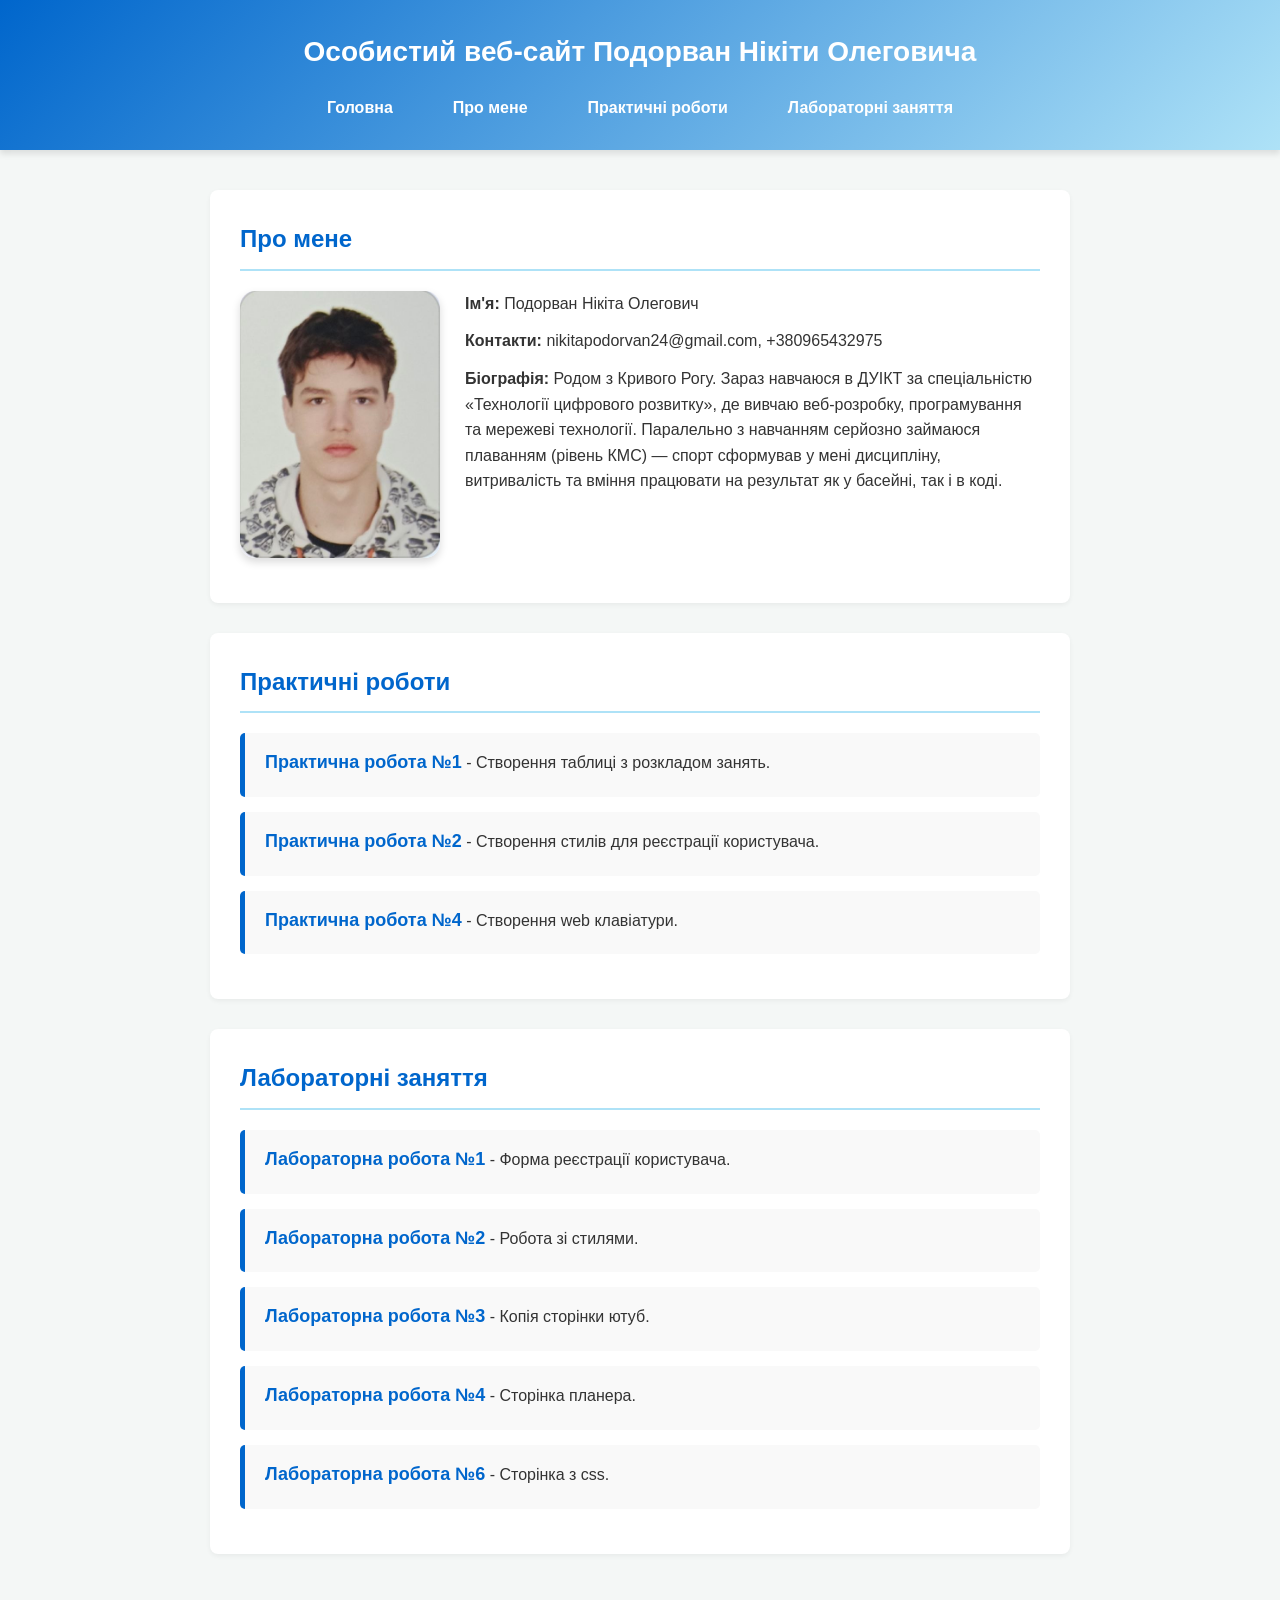
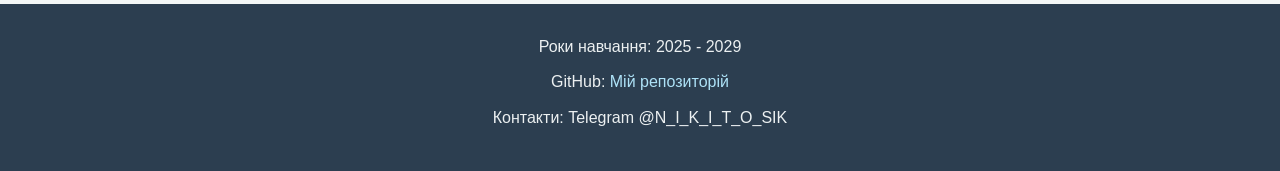
<file: index.html>
<!DOCTYPE html>
<html lang="uk">
<head>
    <meta charset="UTF-8">
    <title>Особистий веб-сайт Подорвана Нікіти</title>
    <link rel="stylesheet" href="css/style.css"> 
</head>
<body>

    <!-- Шапка сайту та Навігаційне меню -->
    <header>
        <h1>Особистий веб-сайт Подорван Нікіти Олеговича</h1>
        <nav>
            <ul>
                <li><a href="index.html">Головна</a></li>
                <li><a href="#about">Про мене</a></li>
                <li><a href="#practices">Практичні роботи</a></li>
                <li><a href="#labs">Лабораторні заняття</a></li>
            </ul>
        </nav>
    </header>

    <main>

        <section id="about">
            <h2>Про мене</h2>
            <img src="img/my_photo.jpg" alt="Фото студента" width="200">
            <p><strong>Ім'я:</strong> Подорван Нікіта Олегович</p>
            <p><strong>Контакти:</strong> nikitapodorvan24@gmail.com, +380965432975</p>
            <p><strong>Біографія:</strong> Родом з Кривого Рогу. Зараз навчаюся в ДУІКТ за спеціальністю «Технології цифрового розвитку», 
        де вивчаю веб-розробку, програмування та мережеві технології. 
        Паралельно з навчанням серйозно займаюся плаванням (рівень КМС) — спорт сформував у мені дисципліну, 
        витривалість та вміння працювати на результат як у басейні, так і в коді. </p>
        </section>

        <!-- Секція "Практичні роботи" -->
        <section id="practices">
            <h2>Практичні роботи</h2>
            <ul>
                <li>
                    <a href="pr1.html">Практична робота №1</a> - Створення таблиці з розкладом занять.
                </li>
                <li>
                    <a href="pr2.html">Практична робота №2</a> - Створення стилів для реєстрації користувача.
                </li>
                <li>
                    <a href="pr4.html">Практична робота №4</a> - Створення web клавіатури.
                </li>
            </ul>
        </section>

        <!-- Секція "Лабораторні заняття" -->
        <section id="labs">
            <h2>Лабораторні заняття</h2>
            <ul>
                <li>
                    <a href="lab1.html">Лабораторна робота №1</a> - Форма реєстрації користувача.
                </li>
                <li>
                    <a href="lab2.html">Лабораторна робота №2</a> - Робота зі стилями.
                </li>
                <li>
                    <a href="lab3.html">Лабораторна робота №3</a> - Копія сторінки ютуб.
                </li>
                <li>
                    <a href="lab4.html">Лабораторна робота №4</a> - Сторінка планера.
                </li>
                 <li>
                    <a href="lab6.html">Лабораторна робота №6</a> - Сторінка з css.
                </li>
            </ul>
        </section>
    </main>

    <!-- Футер сайту -->
    <footer>
        <hr>
        <p>Роки навчання: 2025 - 2029</p>
        <p>GitHub: <a href="https://github.com/Nikitosik2282210" target="_blank">Мій репозиторій</a></p>
        <p>Контакти: Telegram @N_I_K_I_T_O_SIK</p>
    </footer>

</body>
</html>
</file>
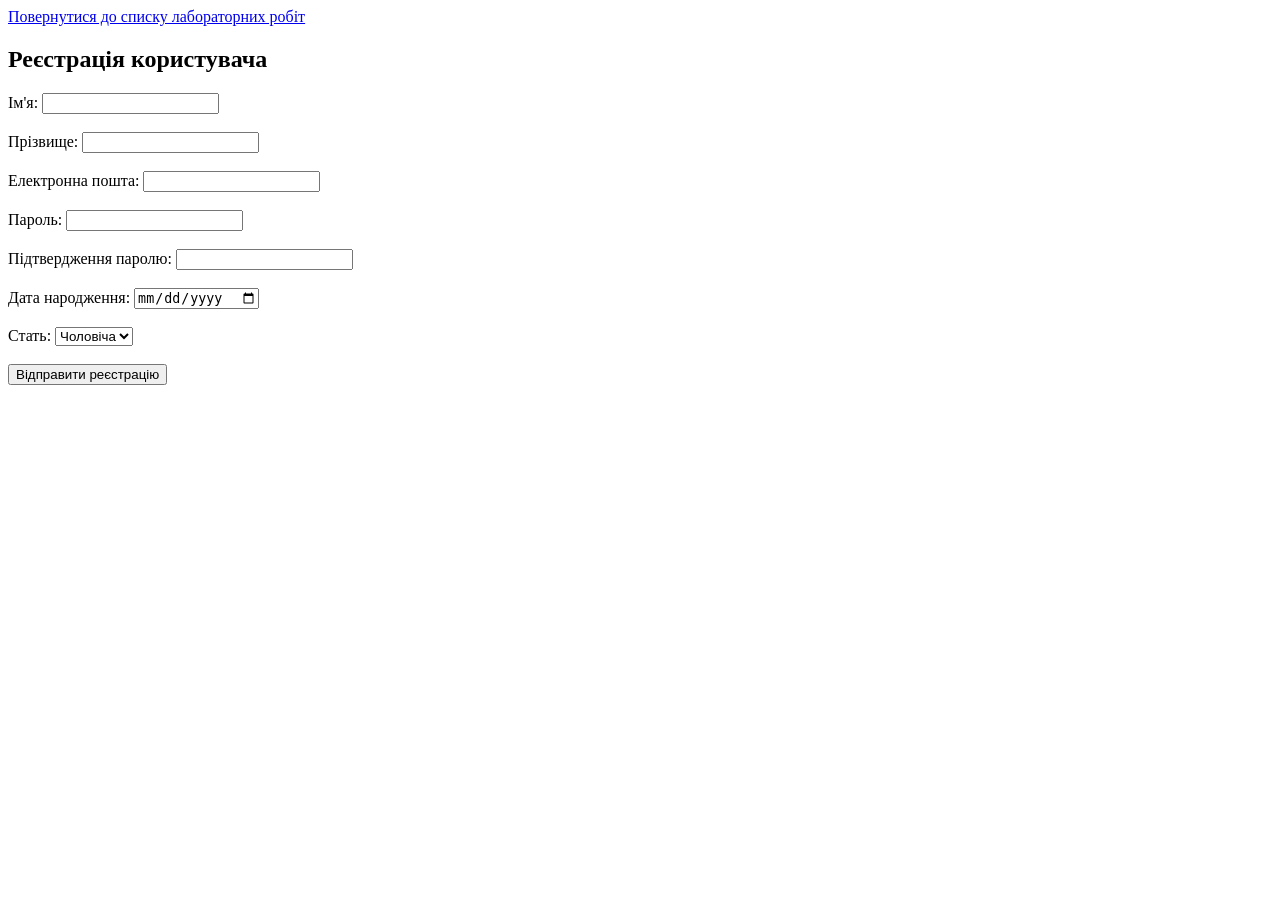
<file: lab1.html>
<!DOCTYPE html>
<html lang="uk">
<head>
    <meta charset="UTF-8">
    <title>Лабораторна робота №1</title>
</head>
<body>

    <a href="index.html">Повернутися до списку лабораторних робіт</a>

    <h2>Реєстрація користувача</h2>

    <form action="https://webhook.site/c72f8032-423f-4738-8861-4935eb56e3a0" method="POST">
        
        <label for="user_name">Ім'я:</label>
        <input type="text" id="user_name" name="first_name" required><br><br>

        <label for="user_surname">Прізвище:</label>
        <input type="text" id="user_surname" name="last_name" required><br><br>

        <label for="user_email">Електронна пошта:</label>
        <input type="email" id="user_email" name="email" required><br><br>

        <label for="user_pass">Пароль:</label>
        <input type="password" id="user_pass" name="password" required><br><br>

        <label for="user_pass_confirm">Підтвердження паролю:</label>
        <input type="password" id="user_pass_confirm" name="password_confirm" required><br><br>

        <label for="b_date">Дата народження:</label>
        <input type="date" id="b_date" name="birth_date"><br><br>

        <label for="user_gender">Стать:</label>
        <select id="user_gender" name="gender">
            <option value="male">Чоловіча</option>
            <option value="female">Жіноча</option>
            <option value="other">Інше</option>
        </select><br><br>

        <input type="submit" value="Відправити реєстрацію">
    </form>

</body>
</html>
</file>
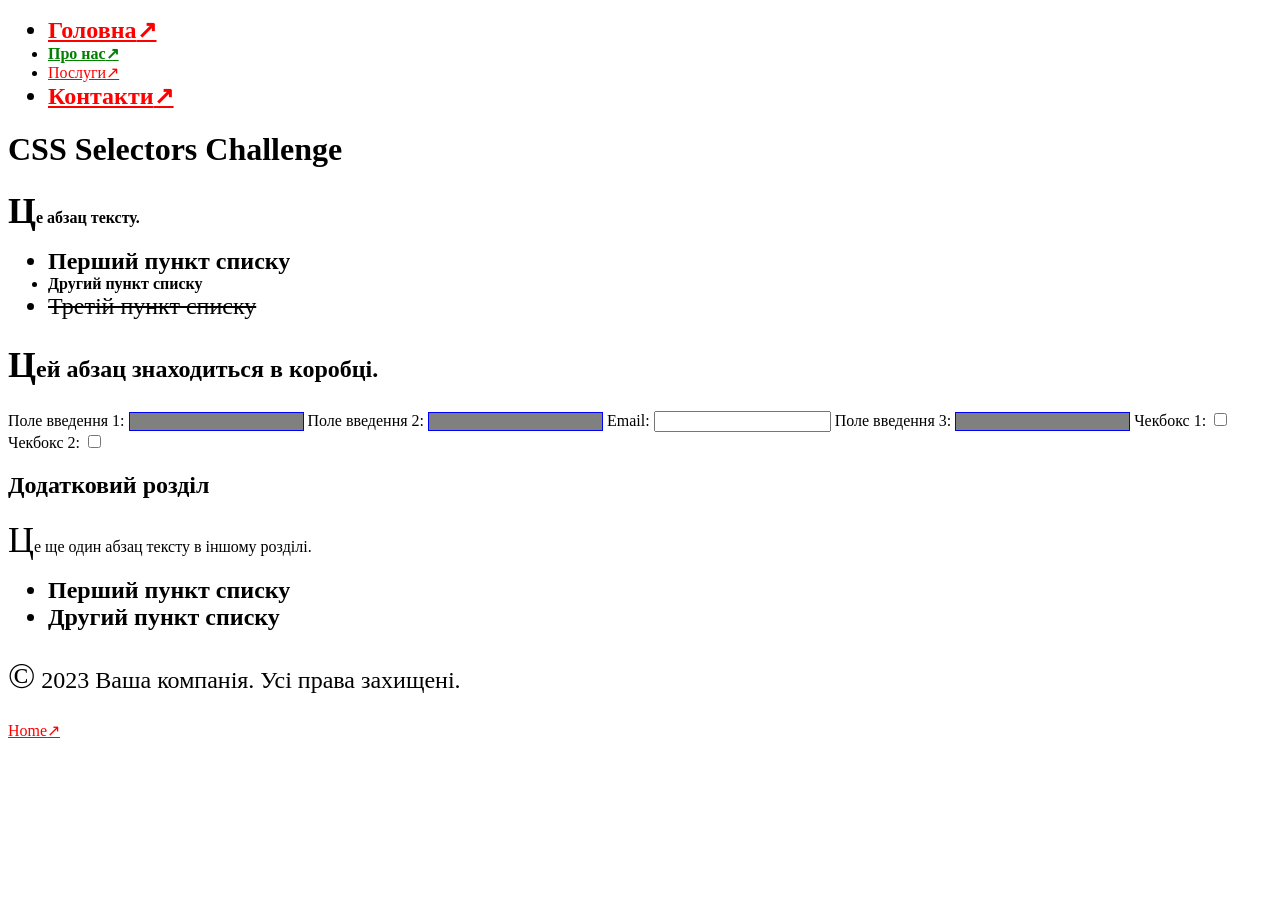
<file: lab2.html>
<!DOCTYPE html>
<html lang="en">
<head>
    <meta charset="UTF-8">
    <meta name="viewport" content="width=device-width, initial-scale=1.0">
    <link rel="stylesheet" href="css/lab2.css">
    <title>CSS Selectors Challenge</title>
</head>
<body>
    <header>
        <nav>
            <ul>
                <li><a href="index.html">Головна</a></li>
                <li><a href="https://example.com">Про нас</a></li>
                <li><a href="#">Послуги</a></li>
                <li><a href="http://notrealsite.ua">Контакти</a></li>
            </ul>
        </nav>
    </header>
    <div class="container">
        <h1>CSS Selectors Challenge</h1>
        <p>Це абзац тексту.</p>
        <ul>
            <li>Перший пункт списку</li>
            <li class="special">Другий пункт списку</li>
            <li>Третій пункт списку</li>
        </ul>
        <div class="box">
            <p>Цей абзац знаходиться в коробці.</p>
        </div>
        <form>
            <label for="input1">Поле введення 1:</label>
            <input type="text" id="input1">
            <label for="input2">Поле введення 2:</label>
            <input type="text" id="input2" disabled>
            <label for="email1">Email:</label>
            <input type="email" id="email1">
            <label for="input3">Поле введення 3:</label>
            <input type="text" id="input3">
            <label for="check1">Чекбокс 1:</label>
            <input type="checkbox" id="check1">
            <label for="check2">Чекбокс 2:</label>
            <input type="checkbox" id="check2">
        </form>
    </div>
    <section>
        <h2>Додатковий розділ</h2>
        <p>Це ще один абзац тексту в іншому розділі.</p>
        <ul>
            <li>Перший пункт списку</li>
            <li>Другий пункт списку</li>
        </ul>
    </section>
    <footer>
        <p>&copy; 2023 Ваша компанія. Усі права захищені.</p>
        <a href="#">Home</a>
    </footer>
</body>
</html>
</file>
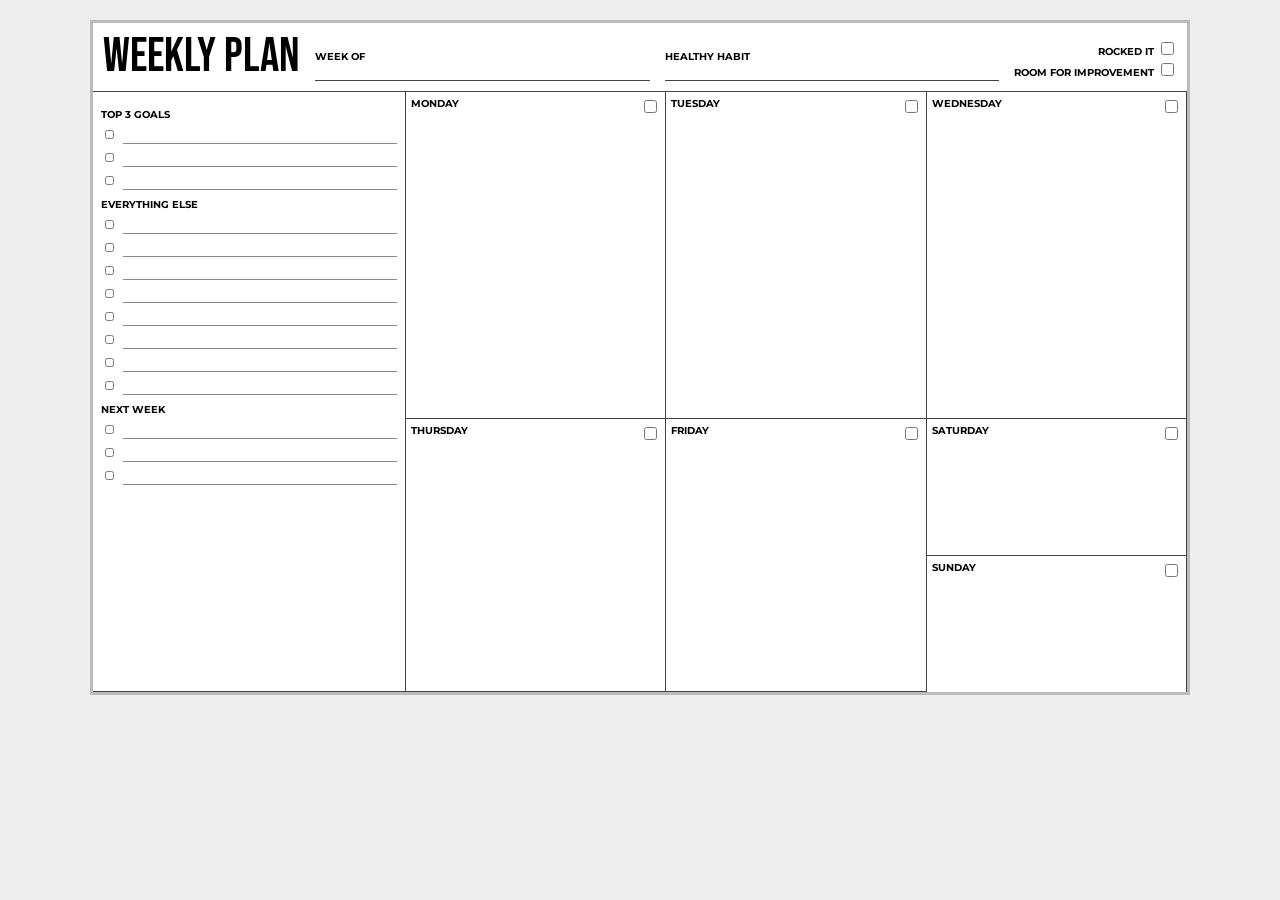
<file: lab4.html>
<!DOCTYPE html>
<html lang="uk">
<head>
<meta charset="UTF-8">
<meta name="viewport" content="width=device-width, initial-scale=1">
<title>Лабораторна робота №4 — Weekly Plan</title>

<!-- Кастомні шрифти -->
<link href="https://fonts.googleapis.com/css2?family=Bebas+Neue&family=Montserrat:wght@500;700&display=swap" rel="stylesheet">

<style>
  * { box-sizing: border-box; }

  body {
    margin: 0;
    padding: 20px;
    background: #eee;
    font-family: 'Montserrat', sans-serif;
    font-size: 12px;
  }

  /* Сторінка стискається і розтягується разом з вікном */
  .page {
    width: 95%;
    max-width: 1100px;
    margin: 0 auto;
    background: #fff;
    border: 3px solid #bbb;
  }

  /* шапка */
  .header {
    display: grid;
    grid-template-columns: auto 1fr 1fr auto;
    gap: 15px;
    align-items: end;
    padding: 10px;
    border-bottom: 1px solid #444;
  }
  .header h1 {
    margin: 0;
    font-family: 'Bebas Neue', sans-serif;
    font-size: 48px;
    font-weight: 400;
    line-height: 1;
  }
  .header label { font-size: 10px; font-weight: 700; text-transform: uppercase; }
  .header input[type="text"] {
    width: 100%;
    border: 0;
    border-bottom: 1px solid #444;
    background: none;
  }
  .checks { text-align: right; }
  .checks div { margin: 2px 0; }

  /* Розмітка сторінки через grid */
  .planner {
    display: grid;
    grid-template-columns: 1.2fr 1fr 1fr 1fr;
    grid-template-rows: 1.2fr 1fr;
    grid-template-areas:
      "todo mon tue wed"
      "todo thu fri weekend";
    min-height: 600px;
  }
  .todo    { grid-area: todo; }
  .mon     { grid-area: mon; }
  .tue     { grid-area: tue; }
  .wed     { grid-area: wed; }
  .thu     { grid-area: thu; }
  .fri     { grid-area: fri; }
  .weekend { grid-area: weekend; display: grid; grid-template-rows: 1fr 1fr; }

  /* клітинки */
  .todo, .day {
    border-right: 1px solid #444;
    border-bottom: 1px solid #444;
  }
  .day { display: flex; flex-direction: column; }
  .day h3 {
    display: flex;
    justify-content: space-between;
    margin: 0;
    padding: 5px;
    font-size: 10px;
    text-transform: uppercase;
  }
  .day textarea {
    flex: 1;
    width: 100%;
    border: 0;
    resize: none;
    padding: 5px;
    font-family: inherit;
  }
  .weekend .day:last-child { border-bottom: 0; }

  /* список справ */
  .todo { padding: 8px; }
  .todo h4 { margin: 8px 0 4px; font-size: 10px; text-transform: uppercase; }
  .row { display: grid; grid-template-columns: 16px 1fr; gap: 6px; margin-bottom: 4px; }
  .row input[type="text"] {
    border: 0;
    border-bottom: 1px solid #888;
    background: none;
    min-width: 0;
  }

  /* на вузькому екрані  */
  @media (max-width: 700px) {
    .planner { grid-template-columns: 1fr 1fr; grid-template-rows: auto; grid-template-areas: none; }
    .planner > * { grid-area: auto; min-height: 150px; }
    .todo { grid-column: 1 / -1; }
    .header { grid-template-columns: 1fr; }
    .checks { text-align: left; }
  }

    input[type="checkbox"] {
    accent-color: #2ecc71;
    }
    
</style>
</head>
<body>

<div class="page">

  <div class="header">
    <h1>Weekly Plan</h1>
    <label>Week of <input type="text"></label>
    <label>Healthy habit <input type="text"></label>
    <div class="checks">
      <div><label>Rocked it <input type="checkbox"></label></div>
      <div><label>Room for improvement <input type="checkbox"></label></div>
    </div>
  </div>

  <div class="planner">

    <div class="todo">
      <h4>Top 3 goals</h4>
      <div class="row"><input type="checkbox"><input type="text"></div>
      <div class="row"><input type="checkbox"><input type="text"></div>
      <div class="row"><input type="checkbox"><input type="text"></div>

      <h4>Everything else</h4>
      <div class="row"><input type="checkbox"><input type="text"></div>
      <div class="row"><input type="checkbox"><input type="text"></div>
      <div class="row"><input type="checkbox"><input type="text"></div>
      <div class="row"><input type="checkbox"><input type="text"></div>
      <div class="row"><input type="checkbox"><input type="text"></div>
      <div class="row"><input type="checkbox"><input type="text"></div>
      <div class="row"><input type="checkbox"><input type="text"></div>
      <div class="row"><input type="checkbox"><input type="text"></div>

      <h4>Next week</h4>
      <div class="row"><input type="checkbox"><input type="text"></div>
      <div class="row"><input type="checkbox"><input type="text"></div>
      <div class="row"><input type="checkbox"><input type="text"></div>
    </div>

    <div class="day mon"><h3>Monday <input type="checkbox"></h3><textarea></textarea></div>
    <div class="day tue"><h3>Tuesday <input type="checkbox"></h3><textarea></textarea></div>
    <div class="day wed"><h3>Wednesday <input type="checkbox"></h3><textarea></textarea></div>
    <div class="day thu"><h3>Thursday <input type="checkbox"></h3><textarea></textarea></div>
    <div class="day fri"><h3>Friday <input type="checkbox"></h3><textarea></textarea></div>

    <div class="weekend">
      <div class="day"><h3>Saturday <input type="checkbox"></h3><textarea></textarea></div>
      <div class="day"><h3>Sunday <input type="checkbox"></h3><textarea></textarea></div>
    </div>

  </div>
</div>

</body>
</html>
</file>
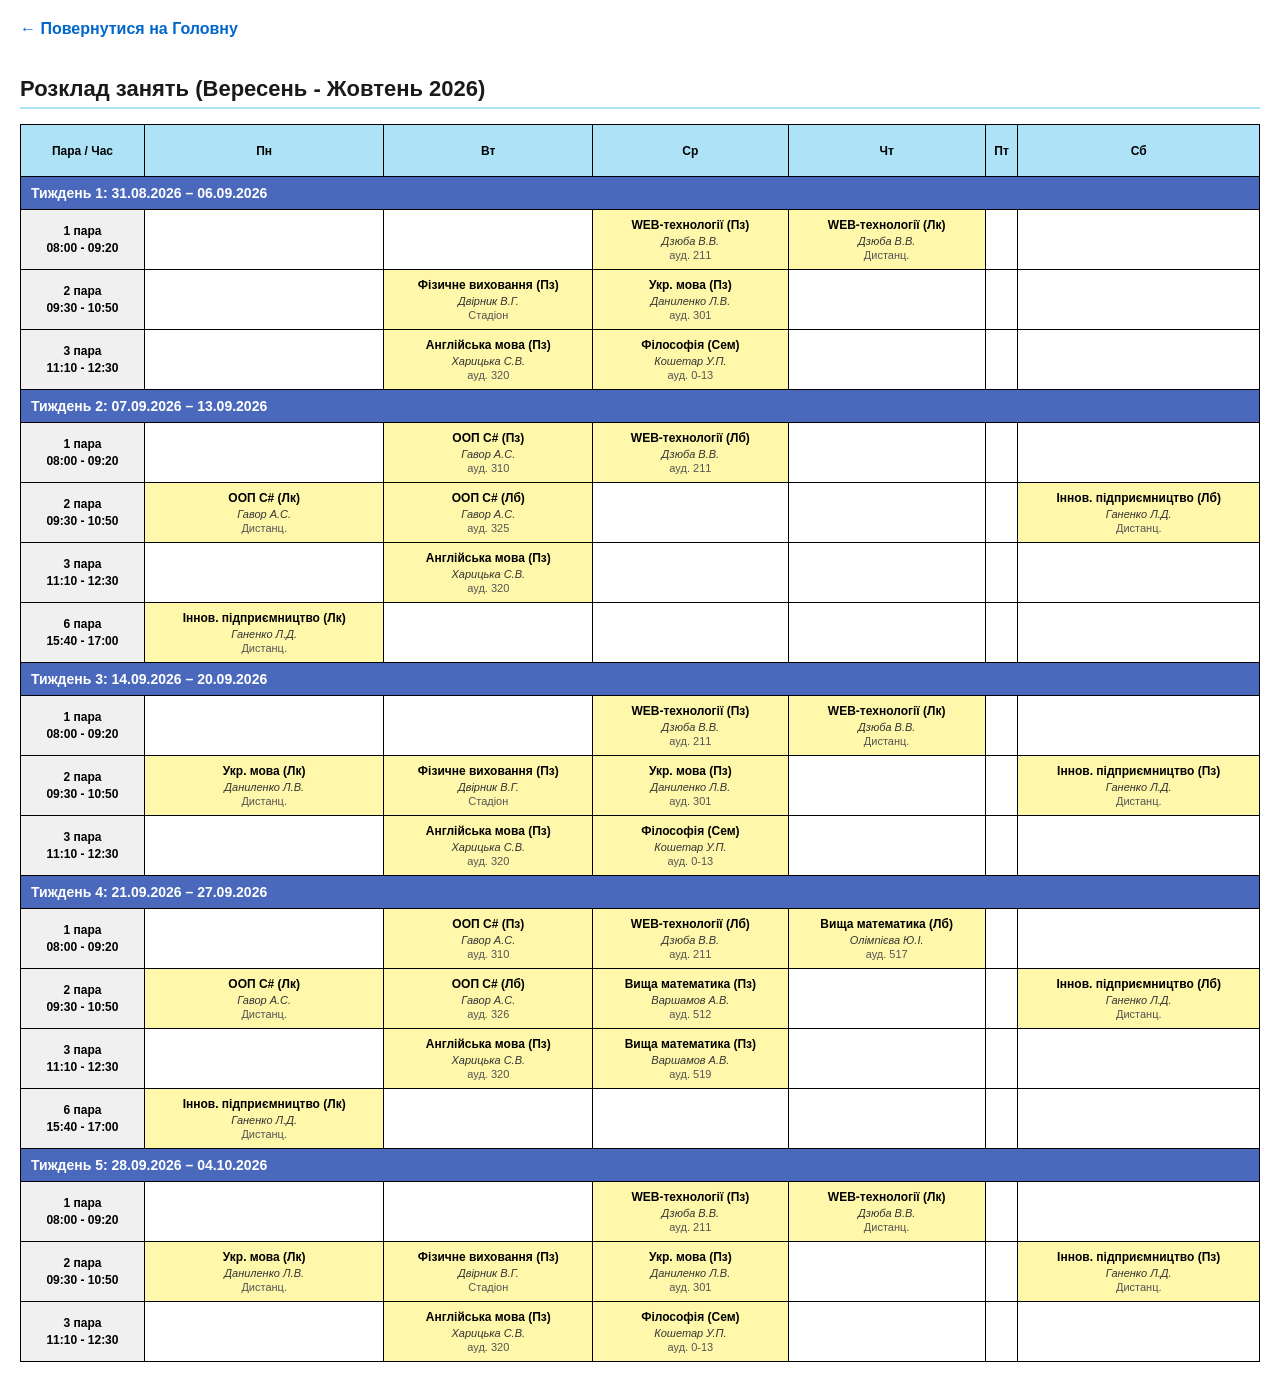
<file: pr1.html>
<!DOCTYPE html>
<html lang="uk">
<head>
    <meta charset="UTF-8">
    <title>Розклад занять на місяць</title>
    <style>
        body {
            font-family: Arial, sans-serif;
            margin: 20px;
            background-color: #ffffff;
            color: #000000;
        }

        .nav-link {
            display: inline-block;
            margin-bottom: 20px;
            color: #0066cc;
            text-decoration: none;
            font-weight: bold;
        }

        h2 {
            font-size: 22px;
            margin-bottom: 15px;
            color: #1a1a1a;
            border-bottom: 2px solid #aee2f7;
            padding-bottom: 5px;
        }

        table {
            width: 100%;
            border-collapse: collapse;
            text-align: center;
            margin-bottom: 30px;
        }

        th, td {
            border: 1px solid #000000;
            padding: 8px 4px;
            font-size: 12px;
            vertical-align: middle;
        }

        th {
            background-color: #aee2f7;
            font-weight: bold;
            height: 35px;
        }

        .week-header {
            background-color: #4a69bd;
            color: #ffffff;
            font-size: 14px;
            font-weight: bold;
            text-align: left;
            padding-left: 10px;
        }

        .time-col {
            font-weight: bold;
            width: 10%;
            line-height: 1.4;
            background-color: #f0f0f0;
        }

        .subject {
            background-color: #fff7aa;
        }

        .subject-title {
            font-weight: bold;
            margin-bottom: 3px;
        }

        .teacher {
            font-style: italic;
            font-size: 11px;
            color: #333333;
        }

        .location {
            font-size: 11px;
            color: #555555;
            margin-top: 2px;
        }
    </style>
</head>
<body>

    <a href="index.html" class="nav-link">&larr; Повернутися на Головну</a>

    <h2>Розклад занять (Вересень - Жовтень 2026)</h2>

    <table>
        <thead>
            <tr>
                <th style="width: 10%;">Пара / Час</th>
                <th>Пн</th>
                <th>Вт</th>
                <th>Ср</th>
                <th>Чт</th>
                <th>Пт</th>
                <th>Сб</th>
            </tr>
        </thead>
        <tbody>
            <!-- ================= ТИЖДЕНЬ 1 ================= -->
            <tr>
                <td colspan="7" class="week-header">Тиждень 1: 31.08.2026 – 06.09.2026</td>
            </tr>
            <tr>
                <td class="time-col">1 пара<br>08:00 - 09:20</td>
                <td>
                </td>
                <td></td>
                <td class="subject">
                    <div class="subject-title">WEB-технології (Пз)</div>
                    <div class="teacher">Дзюба В.В.</div>
                    <div class="location">ауд. 211</div>
                </td>
                <td class="subject">
                    <div class="subject-title">WEB-технології (Лк)</div>
                    <div class="teacher">Дзюба В.В.</div>
                    <div class="location">Дистанц.</div>
                </td>
                <td></td>
                <td></td>
            </tr>
            <tr>
                <td class="time-col">2 пара<br>09:30 - 10:50</td>
                <td></td>
                <td class="subject">
                    <div class="subject-title">Фізичне виховання (Пз)</div>
                    <div class="teacher">Двірник В.Г.</div>
                    <div class="location">Стадіон</div>
                </td>
                <td class="subject">
                    <div class="subject-title">Укр. мова (Пз)</div>
                    <div class="teacher">Даниленко Л.В.</div>
                    <div class="location">ауд. 301</div>
                </td>
                <td></td>
                <td></td>
                <td></td>
            </tr>
            <tr>
                <td class="time-col">3 пара<br>11:10 - 12:30</td>
                <td></td>
                <td class="subject">
                    <div class="subject-title">Англійська мова (Пз)</div>
                    <div class="teacher">Харицька С.В.</div>
                    <div class="location">ауд. 320</div>
                </td>
                <td class="subject">
                    <div class="subject-title">Філософія (Сем)</div>
                    <div class="teacher">Кошетар У.П.</div>
                    <div class="location">ауд. 0-13</div>
                </td>
                <td></td>
                <td></td>
                <td></td>
            </tr>

            <!-- ================= ТИЖДЕНЬ 2 ================= -->
            <tr>
                <td colspan="7" class="week-header">Тиждень 2: 07.09.2026 – 13.09.2026</td>
            </tr>
            <tr>
                <td class="time-col">1 пара<br>08:00 - 09:20</td>
                <td></td>
                <td class="subject">
                    <div class="subject-title">ООП C# (Пз)</div>
                    <div class="teacher">Гавор А.С.</div>
                    <div class="location">ауд. 310</div>
                </td>
                <td class="subject">
                    <div class="subject-title">WEB-технології (Лб)</div>
                    <div class="teacher">Дзюба В.В.</div>
                    <div class="location">ауд. 211</div>
                </td>
                <td></td>
                <td></td>
                <td></td>
            </tr>
            <tr>
                <td class="time-col">2 пара<br>09:30 - 10:50</td>
                <td class="subject">
                    <div class="subject-title">ООП C# (Лк)</div>
                    <div class="teacher">Гавор А.С.</div>
                    <div class="location">Дистанц.</div>
                </td>
                <td class="subject">
                    <div class="subject-title">ООП C# (Лб)</div>
                    <div class="teacher">Гавор А.С.</div>
                    <div class="location">ауд. 325</div>
                </td>
                <td></td>
                <td></td>
                <td></td>
                <td class="subject">
                    <div class="subject-title">Іннов. підприємництво (Лб)</div>
                    <div class="teacher">Ганенко Л.Д.</div>
                    <div class="location">Дистанц.</div>
                </td>
            </tr>
            <tr>
                <td class="time-col">3 пара<br>11:10 - 12:30</td>
                <td></td>
                <td class="subject">
                    <div class="subject-title">Англійська мова (Пз)</div>
                    <div class="teacher">Харицька С.В.</div>
                    <div class="location">ауд. 320</div>
                </td>
                <td></td>
                <td></td>
                <td></td>
                <td></td>
            </tr>
            <tr>
                <td class="time-col">6 пара<br>15:40 - 17:00</td>
                <td class="subject">
                    <div class="subject-title">Іннов. підприємництво (Лк)</div>
                    <div class="teacher">Ганенко Л.Д.</div>
                    <div class="location">Дистанц.</div>
                </td>
                <td></td>
                <td></td>
                <td></td>
                <td></td>
                <td></td>
            </tr>

            <!-- ================= ТИЖДЕНЬ 3 ================= -->
            <tr>
                <td colspan="7" class="week-header">Тиждень 3: 14.09.2026 – 20.09.2026</td>
            </tr>
            <tr>
                <td class="time-col">1 пара<br>08:00 - 09:20</td>
                <td></td>
                <td></td>
                <td class="subject">
                    <div class="subject-title">WEB-технології (Пз)</div>
                    <div class="teacher">Дзюба В.В.</div>
                    <div class="location">ауд. 211</div>
                </td>
                <td class="subject">
                    <div class="subject-title">WEB-технології (Лк)</div>
                    <div class="teacher">Дзюба В.В.</div>
                    <div class="location">Дистанц.</div>
                </td>
                <td></td>
                <td></td>
            </tr>
            <tr>
                <td class="time-col">2 пара<br>09:30 - 10:50</td>
                <td class="subject">
                    <div class="subject-title">Укр. мова (Лк)</div>
                    <div class="teacher">Даниленко Л.В.</div>
                    <div class="location">Дистанц.</div>
                </td>
                <td class="subject">
                    <div class="subject-title">Фізичне виховання (Пз)</div>
                    <div class="teacher">Двірник В.Г.</div>
                    <div class="location">Стадіон</div>
                </td>
                <td class="subject">
                    <div class="subject-title">Укр. мова (Пз)</div>
                    <div class="teacher">Даниленко Л.В.</div>
                    <div class="location">ауд. 301</div>
                </td>
                <td></td>
                <td></td>
                <td class="subject">
                    <div class="subject-title">Іннов. підприємництво (Пз)</div>
                    <div class="teacher">Ганенко Л.Д.</div>
                    <div class="location">Дистанц.</div>
                </td>
            </tr>
            <tr>
                <td class="time-col">3 пара<br>11:10 - 12:30</td>
                <td></td>
                <td class="subject">
                    <div class="subject-title">Англійська мова (Пз)</div>
                    <div class="teacher">Харицька С.В.</div>
                    <div class="location">ауд. 320</div>
                </td>
                <td class="subject">
                    <div class="subject-title">Філософія (Сем)</div>
                    <div class="teacher">Кошетар У.П.</div>
                    <div class="location">ауд. 0-13</div>
                </td>
                <td></td>
                <td></td>
                <td></td>
            </tr>

            <!-- ================= ТИЖДЕНЬ 4 ================= -->
            <tr>
                <td colspan="7" class="week-header">Тиждень 4: 21.09.2026 – 27.09.2026</td>
            </tr>
            <tr>
                <td class="time-col">1 пара<br>08:00 - 09:20</td>
                <td></td>
                <td class="subject">
                    <div class="subject-title">ООП C# (Пз)</div>
                    <div class="teacher">Гавор А.С.</div>
                    <div class="location">ауд. 310</div>
                </td>
                <td class="subject">
                    <div class="subject-title">WEB-технології (Лб)</div>
                    <div class="teacher">Дзюба В.В.</div>
                    <div class="location">ауд. 211</div>
                </td>
                <td class="subject">
                    <div class="subject-title">Вища математика (Лб)</div>
                    <div class="teacher">Олімпієва Ю.І.</div>
                    <div class="location">ауд. 517</div>
                </td>
                <td></td>
                <td></td>
            </tr>
            <tr>
                <td class="time-col">2 пара<br>09:30 - 10:50</td>
                <td class="subject">
                    <div class="subject-title">ООП C# (Лк)</div>
                    <div class="teacher">Гавор А.С.</div>
                    <div class="location">Дистанц.</div>
                </td>
                <td class="subject">
                    <div class="subject-title">ООП C# (Лб)</div>
                    <div class="teacher">Гавор А.С.</div>
                    <div class="location">ауд. 326</div>
                </td>
                <td class="subject">
                    <div class="subject-title">Вища математика (Пз)</div>
                    <div class="teacher">Варшамов А.В.</div>
                    <div class="location">ауд. 512</div>
                </td>
                <td></td>
                <td></td>
                <td class="subject">
                    <div class="subject-title">Іннов. підприємництво (Лб)</div>
                    <div class="teacher">Ганенко Л.Д.</div>
                    <div class="location">Дистанц.</div>
                </td>
            </tr>
            <tr>
                <td class="time-col">3 пара<br>11:10 - 12:30</td>
                <td></td>
                <td class="subject">
                    <div class="subject-title">Англійська мова (Пз)</div>
                    <div class="teacher">Харицька С.В.</div>
                    <div class="location">ауд. 320</div>
                </td>
                <td class="subject">
                    <div class="subject-title">Вища математика (Пз)</div>
                    <div class="teacher">Варшамов А.В.</div>
                    <div class="location">ауд. 519</div>
                </td>
                <td></td>
                <td></td>
                <td></td>
            </tr>
            <tr>
                <td class="time-col">6 пара<br>15:40 - 17:00</td>
                <td class="subject">
                    <div class="subject-title">Іннов. підприємництво (Лк)</div>
                    <div class="teacher">Ганенко Л.Д.</div>
                    <div class="location">Дистанц.</div>
                </td>
                <td></td>
                <td></td>
                <td></td>
                <td></td>
                <td></td>
            </tr>

            <!-- ================= ТИЖДЕНЬ 5 ================= -->
            <tr>
                <td colspan="7" class="week-header">Тиждень 5: 28.09.2026 – 04.10.2026</td>
            </tr>
            <tr>
                <td class="time-col">1 пара<br>08:00 - 09:20</td>
                <td></td>
                <td></td>
                <td class="subject">
                    <div class="subject-title">WEB-технології (Пз)</div>
                    <div class="teacher">Дзюба В.В.</div>
                    <div class="location">ауд. 211</div>
                </td>
                <td class="subject">
                    <div class="subject-title">WEB-технології (Лк)</div>
                    <div class="teacher">Дзюба В.В.</div>
                    <div class="location">Дистанц.</div>
                </td>
                <td></td>
                <td></td>
            </tr>
            <tr>
                <td class="time-col">2 пара<br>09:30 - 10:50</td>
                <td class="subject">
                    <div class="subject-title">Укр. мова (Лк)</div>
                    <div class="teacher">Даниленко Л.В.</div>
                    <div class="location">Дистанц.</div>
                </td>
                <td class="subject">
                    <div class="subject-title">Фізичне виховання (Пз)</div>
                    <div class="teacher">Двірник В.Г.</div>
                    <div class="location">Стадіон</div>
                </td>
                <td class="subject">
                    <div class="subject-title">Укр. мова (Пз)</div>
                    <div class="teacher">Даниленко Л.В.</div>
                    <div class="location">ауд. 301</div>
                </td>
                <td></td>
                <td></td>
                <td class="subject">
                    <div class="subject-title">Іннов. підприємництво (Пз)</div>
                    <div class="teacher">Ганенко Л.Д.</div>
                    <div class="location">Дистанц.</div>
                </td>
            </tr>
            <tr>
                <td class="time-col">3 пара<br>11:10 - 12:30</td>
                <td></td>
                <td class="subject">
                    <div class="subject-title">Англійська мова (Пз)</div>
                    <div class="teacher">Харицька С.В.</div>
                    <div class="location">ауд. 320</div>
                </td>
                <td class="subject">
                    <div class="subject-title">Філософія (Сем)</div>
                    <div class="teacher">Кошетар У.П.</div>
                    <div class="location">ауд. 0-13</div>
                </td>
                <td></td>
                <td></td>
                <td></td>
            </tr>
        </tbody>
    </table>

</body>
</html>
</file>
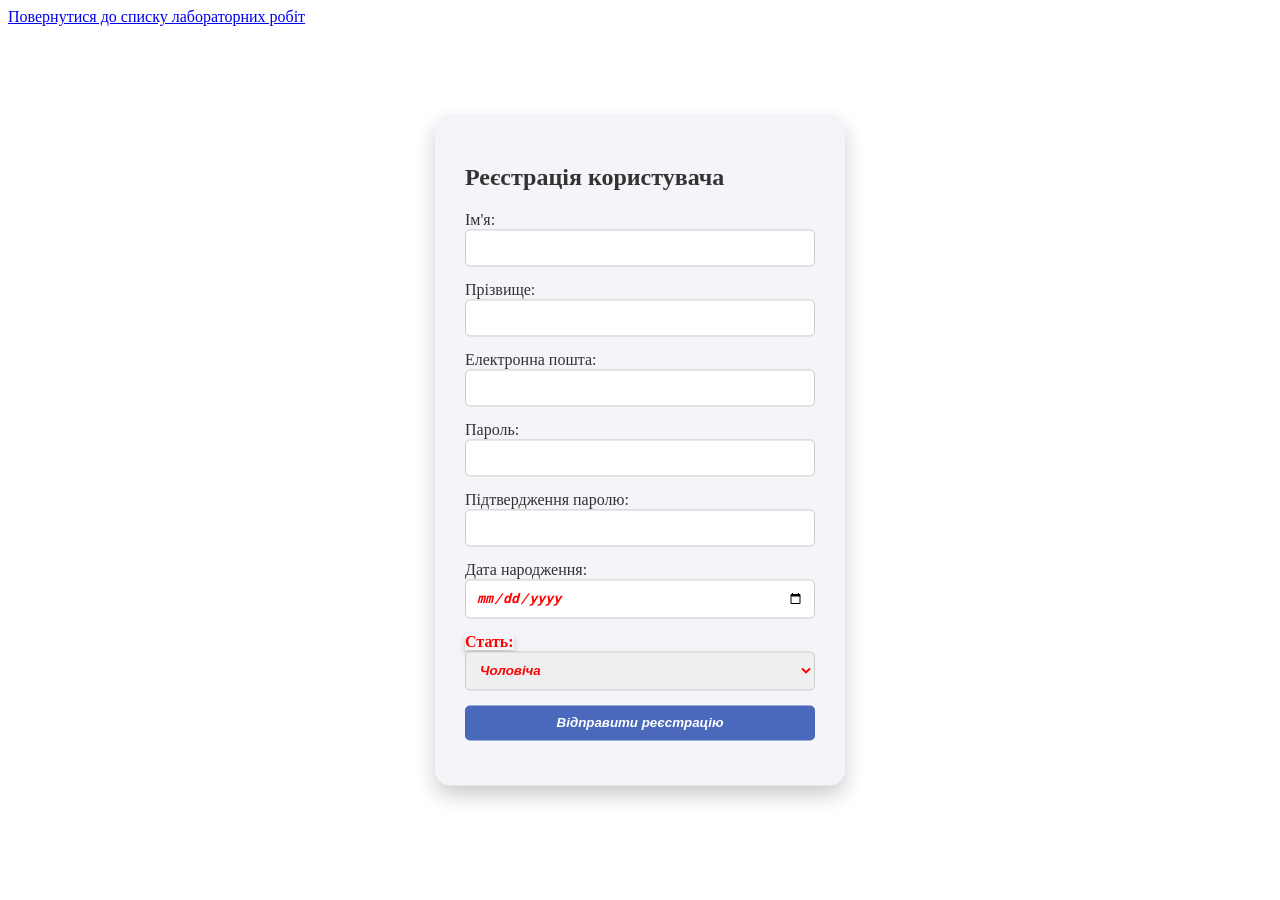
<file: pr2.html>
<!DOCTYPE html>
<html lang="uk">
<head>
    <meta charset="UTF-8">
    <title>Практична робота №2</title>
    
    <style>
        form {
            /* a. */
            background-color: #f4f4f9;
            color: #333333;
            
            /* b. */
            width: 350px;
            padding: 30px;
            
            /* c. */
            border-radius: 15px;
            
            /* d. */
            box-shadow: 0px 10px 20px rgba(0, 0, 0, 0.2);

            /* e. */
            position: absolute;
            top: 50%;
            left: 50%;
            transform: translate(-50%, -50%);
        }

        /* Стилізація полів вводу та вибору */
        form input, form select {
            width: 100%;
            padding: 10px;
            margin-bottom: 15px;
            border: 1px solid #cccccc;
            border-radius: 5px;
            box-sizing: border-box; 
            font-style: italic;
            font-weight: bold;
            color: red;
        }

        /* Стилізація кнопки "Відправити" */
        form input[type="submit"] {
            background-color: #4a69bd;
            color: #ffffff;
            border: none;
            cursor: pointer;
            font-weight: bold;
            
        }

        form input[type="submit"]:hover {
            background-color: #3c55a5; /* Зміна кольору при наведенні */
        }

        label[for="user_gender"]{
            font-weight: bold;
            box-shadow: 0px 4px 6px rgba(0, 0, 0, 0.2);
            color: red;
        }

        option[value="male"]{
            color: red;
    
        }
    </style>
</head>
<body>

    <a href="index.html">Повернутися до списку лабораторних робіт</a>

    <form action="https://webhook.site/c72f8032-423f-4738-8861-4935eb56e3a0" method="POST">
        <h2>Реєстрація користувача</h2>
        
        <label for="user_name">Ім'я:</label>
        <input type="text" id="user_name" name="first_name" required>

        <label for="user_surname">Прізвище:</label>
        <input type="text" id="user_surname" name="last_name" required>

        <label for="user_email">Електронна пошта:</label>
        <input type="email" id="user_email" name="email" required>

        <label for="user_pass">Пароль:</label>
        <input type="password" id="user_pass" name="password" required>

        <label for="user_pass_confirm">Підтвердження паролю:</label>
        <input type="password" id="user_pass_confirm" name="password_confirm" required>

        <label for="b_date">Дата народження:</label>
        <input type="date" id="b_date" name="birth_date">

        <label for="user_gender">Стать:</label>
        <select id="user_gender" name="gender">
            <option value="male">Чоловіча</option>
            <option value="female">Жіноча</option>
            <option value="other">Інше</option>
        </select>

        <input type="submit" value="Відправити реєстрацію">
    </form>

</body>
</html>
</file>
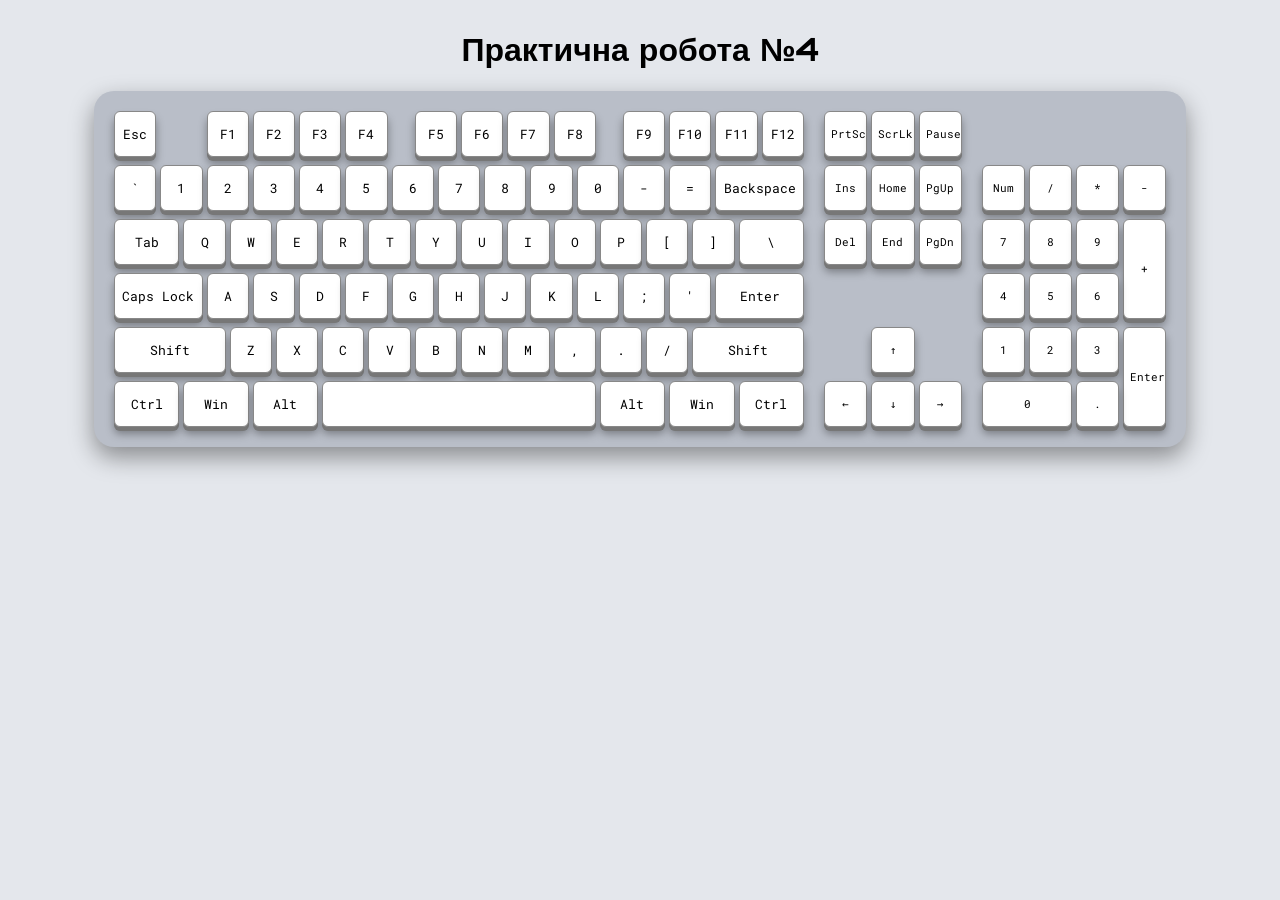
<file: pr4.html>
<!DOCTYPE html>
<html lang="uk">
<head>
<meta charset="UTF-8">
<title>Практична робота №4</title>

<!-- Шрифти -->
<link href="https://fonts.googleapis.com/css2?family=Orbitron:wght@700&family=Roboto+Mono:wght@500&display=swap" rel="stylesheet">

<style>
  body {
    background: #e4e7ec;
    display: flex;
    flex-direction: column;
    align-items: center;
    font-family: 'Roboto Mono', monospace;
  }
  h1 { font-family: 'Orbitron', sans-serif; }

  /* корпус клавіатури */
  .keyboard {
    display: grid;
    grid-template-columns: 690px 138px 184px;
    gap: 20px;
    padding: 20px;
    background: #b9bec8;
    border-radius: 20px;
    box-shadow: 0 10px 25px rgba(0, 0, 0, 0.4);
  }


  .main, .nav, .pad {
    display: grid;
    grid-auto-rows: 46px;
    gap: 8px 4px;
  }
  .main { grid-template-columns: repeat(30, 1fr);  }
  .nav  { grid-template-columns: repeat(6, 1fr);  }
  .pad  { grid-template-columns: repeat(8, 1fr);  }

  /* Відступи */
  button, i { grid-column: span 2; }
  .half { grid-column: span 1; }   
  .w3  { grid-column: span 3; }
  .w4  { grid-column: span 4; }
  .w5  { grid-column: span 5; }
  .w12 { grid-column: span 12; }
  .tall { grid-row: span 2; }      

  /* Тіні для клавіш */
  button {
    font-family: 'Roboto Mono', monospace;
    font-size: 13px;
    background: #fff;
    border: 1px solid #888;
    border-radius: 6px;
    box-shadow: 0 4px 0 #777, 0 7px 8px rgba(0, 0, 0, 0.35);
    cursor: pointer;
    
  }

  .nav button, .pad button {
  font-size: 11px;
  }


  /* Стан кнопки */
  button:hover  { background: #d6e4ff; }
  button:active {
    background: #3f7cf4;
    color: #fff;
    transform: translateY(4px);
    box-shadow: 0 0 0 #777;
  }
</style>
</head>
<body>

<h1>Практична робота №4</h1>

<div class="keyboard">
   
  <!-- Основний блок -->
  <div class="main">
    <button>Esc</button><i></i>
    <button>F1</button><button>F2</button><button>F3</button><button>F4</button><i class="half"></i>
    <button>F5</button><button>F6</button><button>F7</button><button>F8</button><i class="half"></i>
    <button>F9</button><button>F10</button><button>F11</button><button>F12</button>

    <button>`</button><button>1</button><button>2</button><button>3</button><button>4</button><button>5</button><button>6</button><button>7</button><button>8</button><button>9</button><button>0</button><button>-</button><button>=</button><button class="w4">Backspace</button>

    <button class="w3">Tab</button><button>Q</button><button>W</button><button>E</button><button>R</button><button>T</button><button>Y</button><button>U</button><button>I</button><button>O</button><button>P</button><button>[</button><button>]</button><button class="w3">\</button>

    <button class="w4">Caps Lock</button><button>A</button><button>S</button><button>D</button><button>F</button><button>G</button><button>H</button><button>J</button><button>K</button><button>L</button><button>;</button><button>'</button><button class="w4">Enter</button>

    <button class="w5">Shift</button><button>Z</button><button>X</button><button>C</button><button>V</button><button>B</button><button>N</button><button>M</button><button>,</button><button>.</button><button>/</button><button class="w5">Shift</button>

    <button class="w3">Ctrl</button><button class="w3">Win</button><button class="w3">Alt</button><button class="w12"></button><button class="w3">Alt</button><button class="w3">Win</button><button class="w3">Ctrl</button>

  </div>

  <!-- Блок навігації -->
  <div class="nav">
    <button>PrtSc</button><button>ScrLk</button><button>Pause</button>
    <button>Ins</button><button>Home</button><button>PgUp</button>
    <button>Del</button><button>End</button><button>PgDn</button>
    <i></i><i></i><i></i>
    <i></i><button>↑</button><i></i>
    <button>←</button><button>↓</button><button>→</button>
  </div>

  <!-- Цифровий блок -->
  <div class="pad">
    <i></i><i></i><i></i><i></i>
    <button>Num</button><button>/</button><button>*</button><button>-</button>
    <button>7</button><button>8</button><button>9</button><button class="tall">+</button>
    <button>4</button><button>5</button><button>6</button>
    <button>1</button><button>2</button><button>3</button><button class="tall">Enter</button>
    <button class="w4">0</button><button>.</button>
  </div>

</body>
</html>
</file>
<file: css/style.css>
/* Базовые настройки страницы */
* {
    margin: 0;
    padding: 0;
    box-sizing: border-box;
    font-family: 'Segoe UI', Tahoma, Geneva, Verdana, sans-serif;
}

body {
    background-color: #f4f7f6;
    color: #333;
    line-height: 1.6;
}

/* Шапка сайта */
header {
    background: linear-gradient(135deg, #0066cc, #aee2f7);
    color: white;
    padding: 30px 20px;
    text-align: center;
    box-shadow: 0 4px 6px rgba(0,0,0,0.1);
}

header h1 {
    font-size: 28px;
    margin-bottom: 20px;
}

/* Навигационное меню (горизонтальное) */
nav ul {
    list-style: none;
    display: flex;
    justify-content: center;
    gap: 30px;
    flex-wrap: wrap;
}

nav a {
    color: white;
    text-decoration: none;
    font-weight: bold;
    font-size: 16px;
    padding: 8px 15px;
    border-radius: 5px;
    transition: background 0.3s;
}

nav a:hover {
    background: rgba(255, 255, 255, 0.2);
}

/* Основной контейнер */
main {
    max-width: 900px;
    margin: 40px auto;
    padding: 0 20px;
}

/* Стили для каждой секции (Про мене, Роботи) */
section {
    background-color: white;
    padding: 30px;
    border-radius: 8px;
    box-shadow: 0 2px 5px rgba(0,0,0,0.05);
    margin-bottom: 30px;
}

section h2 {
    color: #0066cc;
    border-bottom: 2px solid #aee2f7;
    padding-bottom: 10px;
    margin-bottom: 20px;
}

/* Настройки для секции "Про мене" и фото */
#about img {
    border-radius: 15px;
    box-shadow: 0 4px 8px rgba(0,0,0,0.15);
    float: left; 
    margin-right: 25px;
    margin-bottom: 15px;
}

/* Очистка обтекания (чтобы секция не ломалась из-за float) */
#about::after {
    content: "";
    display: table;
    clear: both;
}

#about p {
    margin-bottom: 12px;
}

/* Стили для списков лабораторных и практических */
section ul {
    list-style-type: none;
}

section ul li {
    background-color: #f9f9f9;
    padding: 15px 20px;
    margin-bottom: 15px;
    border-left: 5px solid #0066cc;
    border-radius: 5px;
    transition: transform 0.2s;
}

section ul li:hover {
    transform: translateX(5px); /* Легкое смещение вправо при наведении */
}

section ul li a {
    color: #0066cc;
    font-weight: bold;
    font-size: 18px;
    text-decoration: none;
    display: inline-block;
    margin-bottom: 5px;
}

section ul li a:hover {
    text-decoration: underline;
}

/* Футер */
footer {
    background-color: #2c3e50;
    color: #ecf0f1;
    text-align: center;
    padding: 30px 20px;
    margin-top: 50px;
}

footer hr {
    display: none; /* Скрываем стандартную линию */
}

footer p {
    margin-bottom: 10px;
}

footer a {
    color: #aee2f7;
    text-decoration: none;
}

footer a:hover {
    text-decoration: underline;
}
</file>
<file: css/lab2.css>
/* 1.  */
li:first-child {
    font-weight: bold;
}

/* 2.  */
a:last-child {
    color: red;
}

/* 3.  */
input:disabled {
    background-color: gray;
}

/* 4.  */
div > p {
    font-weight: 600;
}

/* 5. */
a[href^="https"] {
    color: green;
}

/* 6.  */
input[type="text"] {
    border: 1px solid blue;
}

/* 7.  */
li:first-child, 
li:last-child {
    font-size: 24px;
}

/* 8.  */
div p {
    font-size: 16px;
}

/* 9.  */
input:checked {
    accent-color: orange;
}

input[type="checkbox"] {
  accent-color: orange; 
}

/* 10.  */
li > a {
    text-decoration: underline;
}

/* 11.  */
li:nth-child(even) {
    font-weight: bold;
}

/* 12.  */
input[type="text"]:not(:disabled) {
    background-color: gray;
}

/* 13.  */
p:first-child {
    font-size: 24px;
}

/* 14.  */
.special + li {
    text-decoration: line-through;
}

/* 15.  */
p::first-letter {
    font-size: 36px;
}

/* 16.  */
a::after {
    content: "↗";
}
</file>
